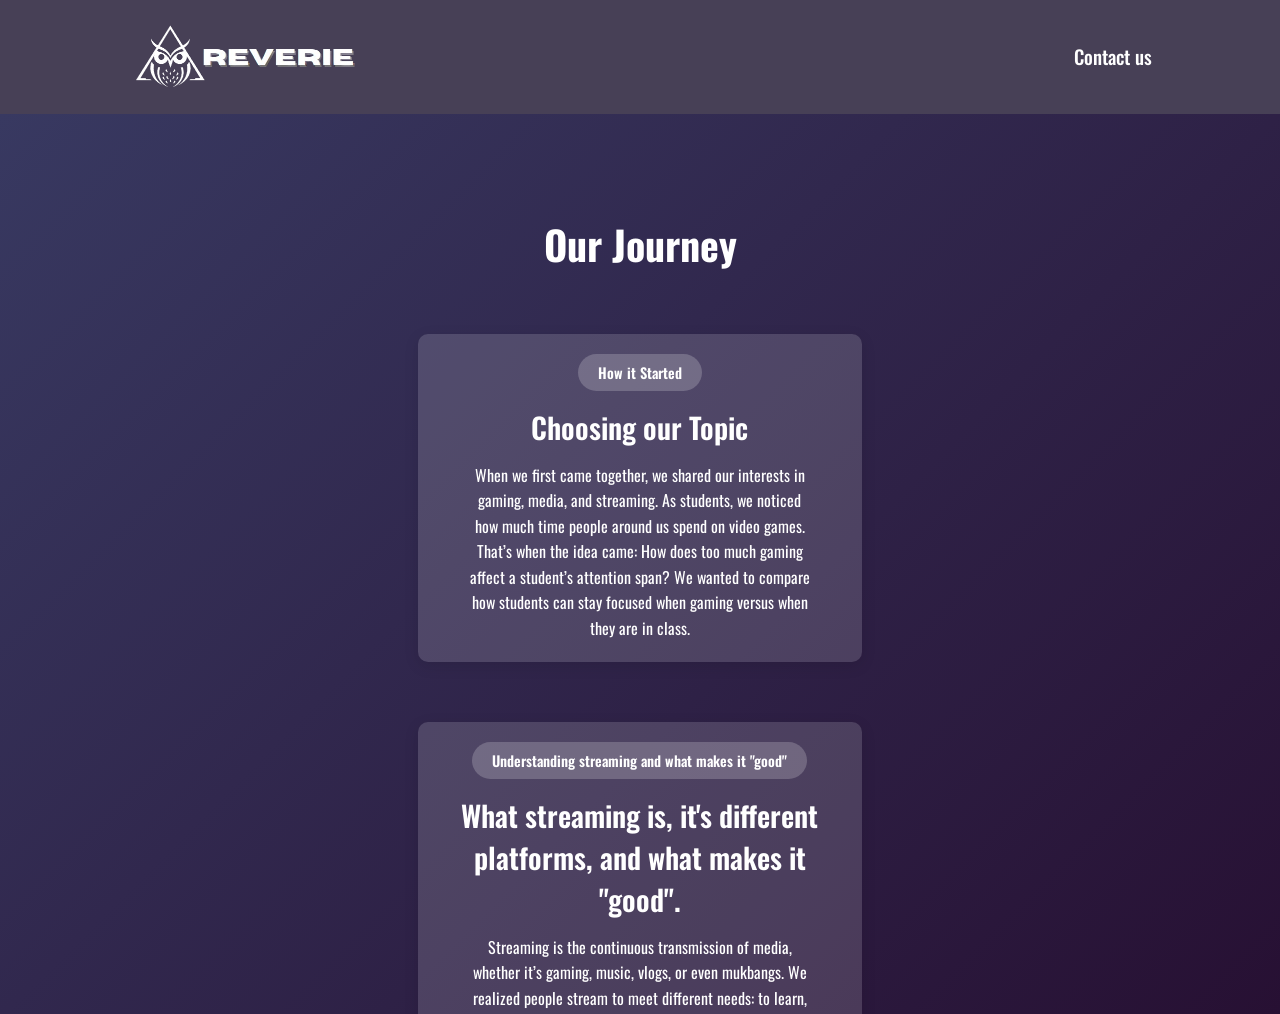
<file: journey.html>
<!DOCTYPE html>
<html lang="en">
<head>
    <meta charset="UTF-8">
    <meta name="viewport" content="width=device-width, initial-scale=1.0">
    <link rel="stylesheet" href="style.css">
    <title>Our Journey - Reverie</title>
    <link rel="stylesheet" href="https://cdnjs.cloudflare.com/ajax/libs/font-awesome/6.6.0/css/all.min.css"/>
</head>


<body class="journey-page">
    <header class="journey-page" id="main-header">
        <a href="index.html" class="brand"><img src="g5logo.png" alt="g5logo"></a>
        <div class="menu-btn">
            
        </div>
        <div class="navigation">
            <div class="navigation-items">
                <a href="https://www.facebook.com/paulo.corpuz.12" target="_blank">Contact us</a>
            </div>
        </div>
    </header>
    
    <section class="journey-section">
        <h1 class="animate-on-scroll"><span>Our Journey</span></h1>
        
        <div class="journey-container">
            <!-- Milestone 1 -->
            <div class="journey-milestone">
                <div class="journey-image left-image">
                    <!-- <img src="journey1.png" alt="Journey 1"> -->
                </div>
                <div class="journey-content">
                    <div class="journey-date">How it Started</div>
                    <h3>Choosing our Topic</h3>
                    <p>When we first came together, we shared our interests in gaming, media, and streaming. As students, we noticed how much time people around us spend on video games.
                        That’s when the idea came: How does too much gaming affect a student’s attention span? We wanted to compare how students can stay focused when gaming versus when they are in class.
                    </p>
                </div>
                <div class="journey-image right-image">
                    <!-- <img src="journey2.jpg" alt="The Beginning Right"> -->
                </div>
            </div>
            
            <!-- Milestone 2 -->
            <div class="journey-milestone">
                <div class="journey-image left-image">
                    <!-- <img src="journey2.png" alt="Journey 2"> -->
                </div>
                <div class="journey-content">
                    <div class="journey-date">Understanding streaming and what makes it "good"</div>
                    <h3>What streaming is, it's different platforms, and what makes it "good".</h3>
                    <p>Streaming is the continuous transmission of media, whether it’s gaming, music, vlogs, or even mukbangs. We realized people stream to meet different needs: to learn, to be entertained, or to connect with others.
                        Popular streaming platforms include Twitch, Kick, TikTok, YouTube, and Facebook. Each one has strengths and weaknesses, from audience reach to monetization options. We analyzed these platforms to find where our podcast would best fit.
                        As we prepared for our podcast, we studied the key characteristics of a successful stream:

Good Audio & Video Quality – so viewers can clearly hear and see.

Engaging and Energetic Delivery – to capture attention and build community.

Consistency – to keep loyal viewers and grow through the algorithm.

These became our guiding principles as we planned how to present our content on gaming.
                    </p>
                </div>
                <div class="journey-image right-image">
                    <!-- <img src="journey2.png" alt="Journey 2"> -->
                </div>
            </div>
            
            <!-- Milestone 3 -->
            <div class="journey-milestone">
                <div class="journey-image left-image">
                    <!-- <img src="journey3.png" alt="Journey 3"> -->
                </div>
                <div class="journey-content">
                    <div class="journey-date">Choosing our platform for streaming</div>
                    <h3>Our chosen platform: Youtube</h3>
                    <p>After comparing all platforms, we decided to stream our podcast on YouTube. Its algorithm can help us reach a wider audience, and it allows us to build a community around our chosen topic. Unlike other platforms that require constant live interaction, YouTube also lets viewers watch later, making our content more accessible to students.</p>
                </div>
                <div class="journey-image right-image">
                    <!-- <img src="journey3.png" alt="Journey 3"> -->
                </div>
            </div>
            
            <!-- Milestone 4 -->
            <div class="journey-milestone">
                <div class="journey-image left-image">
                    <!-- <img src="journey7.jpg" alt="The Journey Continues Left"> -->
                </div>
                <div class="journey-content">
                    <div class="journey-date">The needs of our viewers</div>
                    <h3>What are our viewers finding?</h3>
                    <p>Lastly, we considered the needs of our future viewers. We realized they want:

Accessibility – easy to watch and inclusive for everyone.

Entertainment – content that is enjoyable, fun, and engaging, making them want to come back for more.

Information – content that’s relevant, trustworthy, and useful.

Connection – a community where they feel heard and involved.


Through our podcast, we aim to provide all four. We don’t just want to share our research, we want to spark conversations about gaming and its impact on students while keeping our audience informed, connected, and entertained.
                    </p>
                </div>
                <div class="journey-image right-image">
                    <!-- <img src="journey4.png" alt="Journey 4"> -->
                </div>
            </div>
        </div>
         
    </section>

    <!-- <div class="media-icons journey-socials">
        <a href="https://www.facebook.com/profile.php?id=61560402406906" target="_blank"><i class="fab fa-facebook-f"></i></a>
        <a href="https://www.instagram.com/_reverie.val_" target="_blank"><i class="fab fa-instagram"></i></a>
        <a href="https://www.tiktok.com/@reverie0411?lang=en" target="_blank"><i class="fab fa-tiktok"></i></a>
        <a href="https://www.youtube.com/channel/UCWn8k9ymQq1C-prlSOjQPqQ" target="_blank"><i class="fab fa-youtube"></i></a>    
    </div> -->

    <script type="text/javascript" src="journey.js"></script>
</body>
</html>
</file>
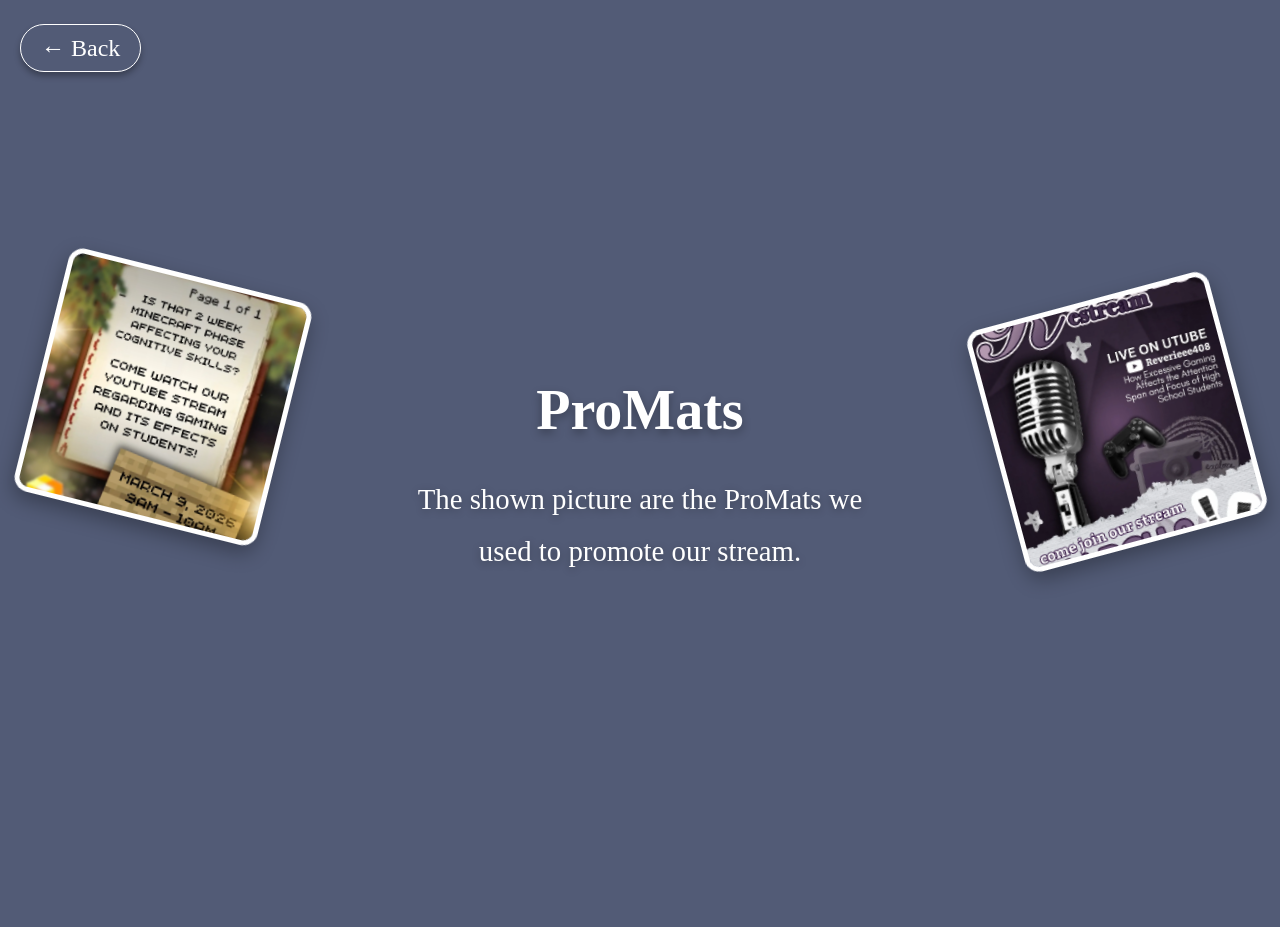
<file: promats.html>
<!DOCTYPE html>
<html lang="en">
<head>
    <meta charset="UTF-8">
    <meta name="viewport" content="width=device-width, initial-scale=1.0">
    <title>ProMats - Reverie</title>
    <link rel="stylesheet" href="promats.css">
</head>
<body>
    <a href="index.html" class="back-button">← Back</a>

    <div class="memories-container">
        <img src="1_20260224_213813_0000.png" alt="ProMat 1" class="scattered-image img4">
        <img src="2_20260224_213813_0001.png" alt="ProMat 2" class="scattered-image img7">
    
        
        <div class="central-text">
            <h1>ProMats</h1>
            <p>The shown picture are the ProMats we used to promote our stream.</p>
        </div>
    </div>

    <script src="promats.js"></script>
</body>
</html>
</file>
<file: style.css>
@import url('https://fonts.googleapis.com/css2?family=Oswald:wght@200..700&display=swap');

*{
    margin: 0;
    padding: 0;
    box-sizing: border-box; 
    font-family: 'Oswald', sans-serif;

}

img{
    display: flex;
    width: 50%;
    flex-direction: column;
    color: #FFF;
}

body {
 position: relative;
    width: 100%;
    min-height: 100vh;
    display: flex;
    justify-content: center;
    overflow-x: hidden;
    flex-direction: column;
    background: linear-gradient(135deg, #383961, #271033);
}

p {
    border-top: 2px solid #fff;
    max-width: 85%;
}

header {
    z-index: 999;
    position: sticky;
    top: 0;
    left: 0;
    width: 100%;
    display: flex;
    justify-content: space-between;
    align-items: center;
    padding: 10px 10%;
    transition: 0.5s ease;
    animation: navbarSlideDown 0.8s ease forwards;
}   

/* Home Page animation */

@keyframes navbarSlideDown {
    from {
        transform: translateY(-100%);
        visibility: hidden;
    }
    to {
        transform: translateY(0);
    }
}


@keyframes fadeSlideUp {
    from {
        opacity: 0;
        transform: translateY(40px);
    }
    to {
        opacity: 1;
        transform: translateY(0);
    }
}

.home .content.active {
    display: block;
    animation: fadeSlideUp 1s ease forwards;
}

.home .content h1 {
    animation: fadeSlideUp 1s ease forwards;
    animation-delay: 0.2s;
    opacity: 0;
}

.home .content p {
    animation: fadeSlideUp 1s ease forwards;
    animation-delay: 0.4s;
    opacity: 0;
}

.home .content a {
    animation: fadeSlideUp 1s ease forwards;
    animation-delay: 0.6s;
    opacity: 0;
}

header .brand {
    animation: fadeSlideUp 0.8s ease forwards;
    opacity: 0;
    animation-delay: 0.2s;
}

header .navigation .navigation-items a {
    opacity: 0;
    position: relative; 
    animation: fadeSlideUp 0.6s ease forwards;
}

header .navigation .navigation-items a:nth-child(1) { animation-delay: 0.3s; }
header .navigation .navigation-items a:nth-child(2) { animation-delay: 0.5s; }
header .navigation .navigation-items a:nth-child(3) { animation-delay: 0.7s; }

@keyframes fadeSlideUp {
    from {
        transform: translateY(20px);
        opacity: 0;
    }
    to {
        transform: translateY(0);
        opacity: 1;
    }
}

@keyframes slideInRight {
    from {
        opacity: 0;
        transform: translateX(50px);
    }
    to {
        opacity: 1;
        transform: translateX(0);
    }
}

.home .media-icons a {
    animation: slideInRight 0.6s ease forwards;
    opacity: 0;
}

.home .media-icons a:nth-child(1) { animation-delay: 0.3s; }
.home .media-icons a:nth-child(2) { animation-delay: 0.5s; }
.home .media-icons a:nth-child(3) { animation-delay: 0.7s; }

.home .content a:hover {
    transform: scale(1.1);
    color: #271033;
    transition: 0.3s ease;
}

header {
    transition: all 0.3s ease;
}


/* Home page */
header .brand{
    color: #FFF;
    font-size: 2.5em;
    font-weight: 700;
    text-transform: uppercase;
    text-decoration: none;
    max-width: 50%;
}

header .navigation{
    position: relative;
}

header .navigation  .navigation-items  a{
    position: relative;
    color: #FFF;
    font-weight: 500;
    font-size: 1.2em;
    text-decoration: none;
    margin-left: 30px;
    transition: 0.3s ease;
}

header .navigation  .navigation-items  a:before{
    content: '';
    position: absolute;
    background: #FFF;
    width: 0;
    height: 2px;
    bottom: 0;
    left: 0;
    transition: 0.3s ease;
}

header .navigation  .navigation-items  a:hover:before{
    width: 100%;
}

section{
    padding: 100px 5%;
}

.home .cta-link {
    display: inline-block;
    color: #fff;
    text-decoration: none;
    font-size: 1.5rem;
    font-weight: 500;
    transition: all 0.3s ease;
    margin-right: 20px;
    border: 2px solid #fff  ; 
    padding: 10px 20px;
    border-radius: 25px;
    box-shadow: 0 4px 6px rgba(0, 0, 0, 0.3);
}

.home-page {
    background-color:#474056;
    overflow-y: hidden;
}

.journey-page {
    background-color: #474056;
}



.home{
    position: relative;
    width: 100%;
    min-height: 100vh;
    display: flex;
    justify-content: center;
    flex-direction: column;
     background: linear-gradient(135deg, #383961, #271033);
}



.home .content{
    z-index: 888;
    color: #FFF;
    width: 70%;
    display: none;
}

.home .content.active{
    display: block;
}

.video-slide.active { 
    overflow-y: hidden;
}

.home .content h1{
    font-size: 3em;
    font-weight: 900;
    text-transform: uppercase;
    letter-spacing: 5px;
    line-height: 75px;
    margin-bottom: 5px;
}

.home .content h1 span{
    font-size: 1.2em;
    font-weight: 600;
}

.home .content p{
    padding-bottom: 50px;
    font-size: 1.5em;
}

.home .media-icons{
    z-index: 888;
    position: absolute;
    right: 20px;
    display: flex;
    flex-direction: column;
    gap: 20px;
    padding: 5px;
    max-width: 150px;
}

.home .media-icons::-webkit-scrollbar {
    display: none;
}

.home .media-icons a{
    color: #fff;
    font-size: 18px;
    width: 36px;
    height: 36px;
    border-radius: 100%;
    background: rgba(255, 255, 255, 0.1);
    display: flex;
    justify-content: center;
    align-items: center;
    transition: all 0.3s ease;
    text-decoration: none;
    flex-shrink: 0;
}

.home video{
    z-index: 000;
    position: absolute;
    top: 0;
    left: 0;
    width: 100%;
    height: 100%;
    object-fit: cover;
}

.slider-navigation{
    z-index: 888;
    position: relative;
    display: flex;
    justify-content: center;
    align-items: center;
    transform: translateY(80px);
    margin-bottom: 12px;
}

.slider-navigation .nav-buttons-container {
    display: flex;
    justify-content: center;
    align-items: center;
    margin: 0 20px;
}

.slider-navigation .arrow-btn {
    color: #FFF;
    font-size: 1.8em;
    cursor: pointer;
    padding: 10px;
    background: transparent;
    border-radius: 50%;
    width: 40px;
    height: 40px;
    display: flex;
    justify-content: center;
    align-items: center;
    transition: 0.3s ease;
    outline: none;
    border: none;
}
 
.slider-navigation .arrow-btn:hover {
    transform: scale(1.2);
    color: #CF9A4F;
}

.slider-navigation .nav-btn{
    width: 12px;
    height: 12px;
    background: #fff;
    border-radius: 50%;
    cursor: pointer;
    box-shadow: 0 0 2px rgba(255, 255, 255, 0.5);
    transition: 0.3s ease;
    outline: none;
    border: none;
}

.slider-navigation .nav-btn.active{
    background: #CF9A4F;
}

.slider-navigation .nav-btn:not(:last-child){
    margin-right: 20px;
}

.slider-navigation .nav-btn:hover{
    transform: scale(1.2);
}

.video-slide{
    position: absolute;
    width: 100%;
    clip-path: polygon(0 50%, 0 50%, 0 50%, 0 50%, 0 50%, 0 50%);
}

.video-slide.active{
    clip-path: polygon(0 0, 100% 100%, 0 100%, 0 0, 100% 100%, 100% 0);
    transition: 0.5s ease;
    transition-property: clip-path;
}

/* Journey tab */

.journey-section {
    padding: 100px 5% 50px;
    background: linear-gradient(135deg, #383961, #271033);
    min-height: 100vh;
    display: flex;
    flex-direction: column;
    align-items: center;
    overflow-y: auto;
    height: 100vh;
}

.journey-section h1 {
    color: #fff;
    font-family: 'Raleway', sans-serif;
    font-size: 2.5rem;
    margin-bottom: 40px;
    text-align: center;
}

.journey-socials {
    position: fixed;
    top: 50%;
    right: 15px;
    transform: translateY(-50%);
    display: flex;
    flex-direction: column;
    gap: 20px;
    z-index: 100;
}

.journey-socials a {
    color: #fff;
    width: 40px;
    height: 40px;
    display: flex;
    align-items: center;
    justify-content: center;
    transition: transform 0.3s ease, color 0.3s ease;
    text-decoration: none;
}

.journey-socials a:hover {
    color: #808080;
    transform: scale(1.2);
}

.journey-socials i {
    font-size: 1.5rem;
}

/* Firefox scrollbar for journey page */
.journey-page {
    scrollbar-color: rgba(80, 80, 80, 0.7) rgba(0, 0, 0, 0.1);
}



/* New Journey Layout Styles */
.journey-container {
    display: flex;
    flex-wrap: wrap;
    justify-content: space-between;
    max-width: 1200px;
    margin: 0 auto;
    padding: 20px;
}

.journey-milestone {
    display: flex;
    width: 100%;
    margin-bottom: 60px;
    position: relative;
}

.journey-image {
    flex: 1;
    max-width: 30%;
    padding: 10px;
}

.journey-image img {
    width: 100%;
    height: auto;
    border-radius: 10px;
    box-shadow: 0 4px 15px rgba(0, 0, 0, 0.2);
    transition: transform 0.3s ease;
}

.journey-image img:hover {
    transform: scale(1.05);
}

.journey-content {
    flex: 2;
    max-width: 40%;
    padding: 20px;
    background: rgba(255, 255, 255, 0.15);
    border-radius: 10px;
    box-shadow: 0 4px 15px rgba(0, 0, 0, 0.1);
    display: flex;
    flex-direction: column;
    justify-content: center;
    align-items: center;
    text-align: center;
}

.journey-date {
    background: rgba(255, 255, 255, 0.2);
    color: #fff;
    padding: 8px 20px;
    border-radius: 20px;
    font-weight: 600;
    margin-bottom: 15px;
    font-size: 0.9rem;
}

.journey-content h3 {
    color: #fff;
    font-size: 1.8rem;
    margin-bottom: 15px;
    font-weight: 600;
}

.journey-content p {
    color: #fff;
    line-height: 1.6;
    margin-bottom: 0;
    border-top: none;
}

/* Responsive styles */
@media (max-width: 768px) {
    .journey-milestone {
        flex-direction: column;
        align-items: center;
    }
    
    .journey-image, .journey-content {
        max-width: 100%;
        margin: 10px 0;
    }
}
</file>
<file: promats.css>
@import url('https://fonts.googleapis.com/css2?family=Oswald:wght@200..700&display=swap');

* {
    margin: 0;
    padding: 0;
    box-sizing: border-box;
}

body {
    background-color: #525B76;
    background-attachment: fixed;
    font-family: 'Dancing Script', cursive;
    overflow-x: hidden;
    min-height: 100vh;
    overflow-y: scroll;
    scrollbar-width: none;
    opacity: 0;
    animation: fadeIn 0.6s ease-in forwards;
}

@keyframes fadeIn {
    from {
        opacity: 0;
    }
    to {
        opacity: 1;
    }
}

@keyframes fadeInScale {
    from {
        opacity: 0;
        transform: translate(-50%, -50%) scale(0.8);
    }
    to {
        opacity: 1;
        transform: translate(-50%, -50%) scale(1);
    }
}

@keyframes floatIn {
    from {
        opacity: 0;
        transform: translateY(30px) rotate(0deg);
    }
    to {
        opacity: 1;
    }
}

html {
  scroll-padding-top: 80px;
  overflow-y: scroll;
  scrollbar-width: none;
  -ms-overflow-style: none;
}

html::-webkit-scrollbar {
  width: 0;
  height: 0;
  display: none;
}


body::-webkit-scrollbar {
    display: none;
}

.memories-container {
    position: relative;
    width: 100%;
    min-height: 100vh;
    padding: 40px;
}

.central-text {
    position: absolute;
    top: 50%;
    left: 50%;
    transform: translate(-50%, -50%);
    text-align: center;
    max-width: 600px;
    padding: 50px;
    z-index: 10;
    opacity: 0;
    animation: fadeInScale 0.8s ease-out 0.3s forwards;
}

.central-text h1 {
    font-size: 3.5rem;
    color: white;
    margin-bottom: 30px;
    line-height: 1.2;
    text-shadow: 0 4px 10px rgba(0, 0, 0, 0.3);
}

.central-text p {
    font-size: 1.5rem;
    color: white;
    line-height: 1.8;
    margin-bottom: 20px;
    text-shadow: 0 2px 8px rgba(0, 0, 0, 0.3);
}

.central-text p:last-child {
    margin-bottom: 0;
    font-size: 1.8rem;
}

.scattered-image {
    position: absolute;
    width: 250px;
    height: 250px;
    object-fit: cover;
    border-radius: 15px;
    box-shadow: 0 8px 20px rgba(0, 0, 0, 0.3);
    border: 5px solid white;
    transition: all 0.3s ease;
    z-index: 5;
    opacity: 0;
    animation: floatIn 0.8s ease-out forwards;
}

.scattered-image.img1 { animation-delay: 0.4s; }
.scattered-image.img2 { animation-delay: 0.5s; }
.scattered-image.img3 { animation-delay: 0.6s; }
.scattered-image.img4 { animation-delay: 0.7s; }
.scattered-image.img5 { animation-delay: 0.8s; }
.scattered-image.img6 { animation-delay: 0.9s; }
.scattered-image.img7 { animation-delay: 1s; }
.scattered-image.img8 { animation-delay: 1.1s; }

.scattered-image:hover {
    transform: scale(1.1) rotate(0deg) !important;
    z-index: 15;
    box-shadow: 0 15px 40px rgba(0, 0, 0, 0.5);
}

.back-button {
    position: relative; 
    top: 35px;
    left: 20px;
    color: white;
    text-decoration: none;  
    font-size: 1.5rem;
    padding: 10px 20px;
    border: 1px solid white;
    border-radius: 25px;
    transition: all 0.3s ease;
    box-shadow: 0 4px 6px rgba(0, 0, 0, 0.3);
    z-index: 100; 
}

.back-button:hover {
    transform: translateY(-3px);
    box-shadow: 0 12px 24px rgba(0, 0, 0, 0.6), 0 6px 10px rgba(255, 255, 255, 0.15);
    transition: all 0.4s cubic-bezier(0.175, 0.885, 0.32, 1.275);
}


.img1 {
    top: 8%;
    left: 3%;
    transform: rotate(-12deg);
}

.img2 {
    top: 5%;
    right: 4%;
    transform: rotate(10deg);
}

.img3 {
    top: 65%;
    left: 2%;
    transform: rotate(8deg);
}

.img4 {
    top: 30%;
    right: 3%;
    transform: rotate(-15deg);
}

.img5 {
    bottom: 12%;
    left: 4%;
    transform: rotate(-8deg);
}

.img6 {
    bottom: 8%;
    right: 5%;
    transform: rotate(12deg);
}

.img7 {
    bottom: 45%;
    left: 3%;
    transform: rotate(14deg);
}

.img8 {
    top: 65%;
    right: 4%;
    transform: rotate(-10deg);
}

@media (max-width: 1200px) {
    .scattered-image {
        width: 200px;
        height: 200px;
    }
    
    .central-text {
        max-width: 500px;
        padding: 40px;
    }
    
    .central-text h1 {
        font-size: 2.8rem;
    }
    
    .central-text p {
        font-size: 1.3rem;
    }
}

@media (max-width: 768px) {
    .memories-container {
        padding: 15px;
        padding-top: 80px;
        padding-bottom: 80px;
    }
    
    .scattered-image {
        width: 140px;
        height: 140px;
        border: 4px solid white;
        border-radius: 20px;
    }
    
    .central-text {
        max-width: 85%;
        padding: 40px 25px;
        border-radius: 20px;
    }
    
    .central-text h1 {
        font-size: 2.2rem;
        margin-bottom: 20px;
    }
    
    .central-text p {
        font-size: 1.2rem;
        margin-bottom: 15px;
    }
    
    .central-text p:last-child {
        font-size: 1.4rem;
    }
    
    .img1 {
        top: 8%;
        left: 3%;
        transform: rotate(-12deg);
    }
    
    .img2 {
        top: 5%;
        right: 4%;
        transform: rotate(10deg);
    }
    
    .img3 {
        top: 65%;
        left: 2%;
        transform: rotate(8deg);
    }
    
    .img4 {
        top: 30%;
        right: 3%;
        transform: rotate(-15deg);
    }
    
    .img5 {
        bottom: 12%;
        left: 4%;
        transform: rotate(-8deg);
    }
    
    .img6 {
        bottom: 8%;
        right: 5%;
        transform: rotate(12deg);
    }
    
    .img7 {
        bottom: 45%;
        left: 3%;
        transform: rotate(14deg);
    }
    
    .img8 {
        top: 65%;
        right: 4%;
        transform: rotate(-10deg);
    }
}
</file>
